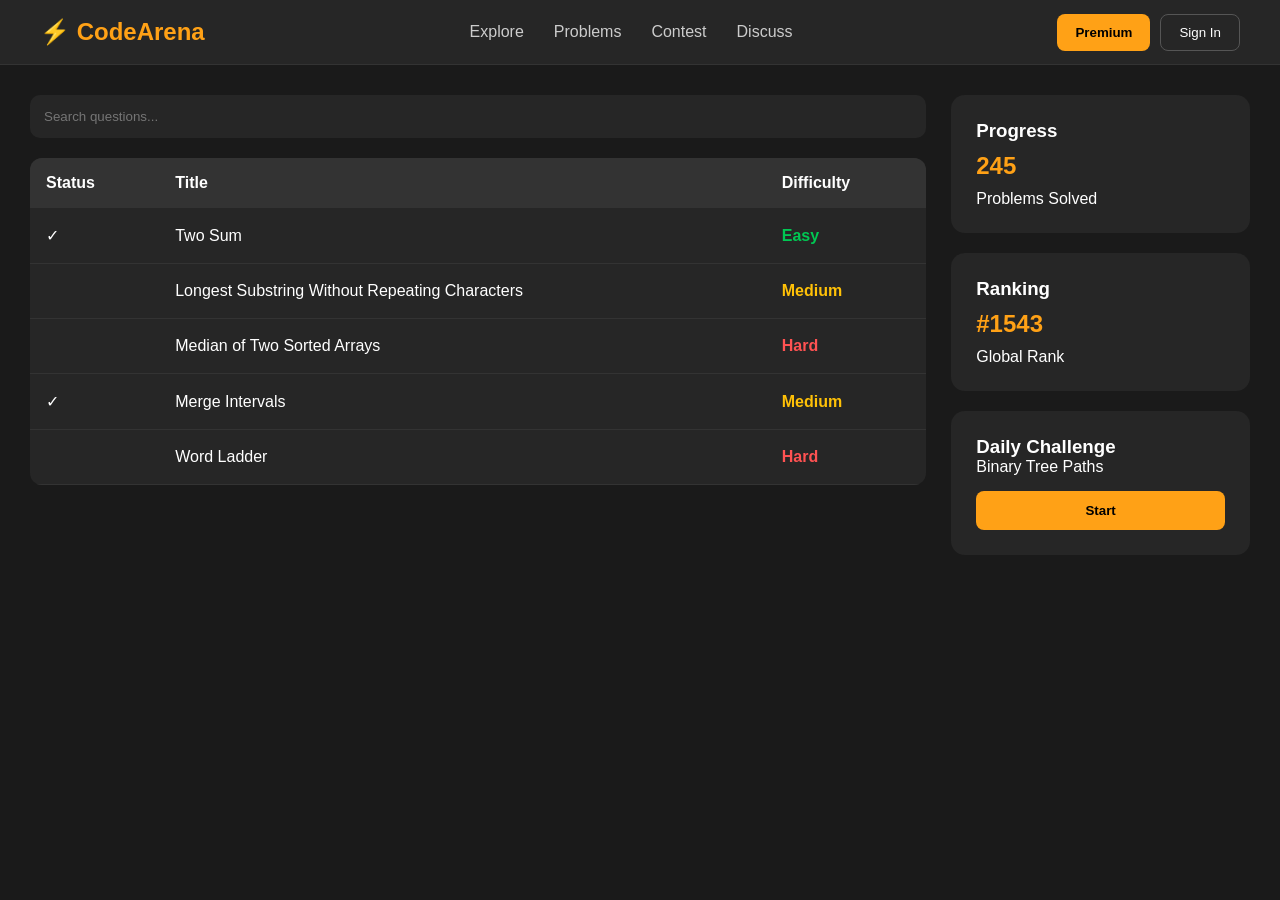
<file: index.html>
<!DOCTYPE html>
<html lang="en">
<head>
<meta charset="UTF-8">
<meta name="viewport" content="width=device-width, initial-scale=1.0">
<title>Code Platform</title>
<link rel="stylesheet" href="style.css">
</head>
<body>

<header>
    <div class="logo">⚡ CodeArena</div>

    <nav>
        <a href="#">Explore</a>
        <a href="#">Problems</a>
        <a href="#">Contest</a>
        <a href="#">Discuss</a>
    </nav>

    <div class="right-nav">
        <button class="premium">Premium</button>
        <button class="signin">Sign In</button>
    </div>
</header>

<div class="container">

    <div class="main">

        <div class="search-box">
            <input type="text" placeholder="Search questions...">
        </div>

        <table>
            <thead>
                <tr>
                    <th>Status</th>
                    <th>Title</th>
                    <th>Difficulty</th>
                </tr>
            </thead>

            <tbody>
                <tr>
                    <td>✓</td>
                    <td>Two Sum</td>
                    <td class="easy">Easy</td>
                </tr>

                <tr>
                    <td></td>
                    <td>Longest Substring Without Repeating Characters</td>
                    <td class="medium">Medium</td>
                </tr>

                <tr>
                    <td></td>
                    <td>Median of Two Sorted Arrays</td>
                    <td class="hard">Hard</td>
                </tr>

                <tr>
                    <td>✓</td>
                    <td>Merge Intervals</td>
                    <td class="medium">Medium</td>
                </tr>

                <tr>
                    <td></td>
                    <td>Word Ladder</td>
                    <td class="hard">Hard</td>
                </tr>
            </tbody>
        </table>

    </div>

    <aside>

        <div class="card">
            <h3>Progress</h3>
            <h1>245</h1>
            <p>Problems Solved</p>
        </div>

        <div class="card">
            <h3>Ranking</h3>
            <h1>#1543</h1>
            <p>Global Rank</p>
        </div>

        <div class="card">
            <h3>Daily Challenge</h3>
            <p>Binary Tree Paths</p>
            <button>Start</button>
        </div>

    </aside>

</div>

</body>
</html>
</file>
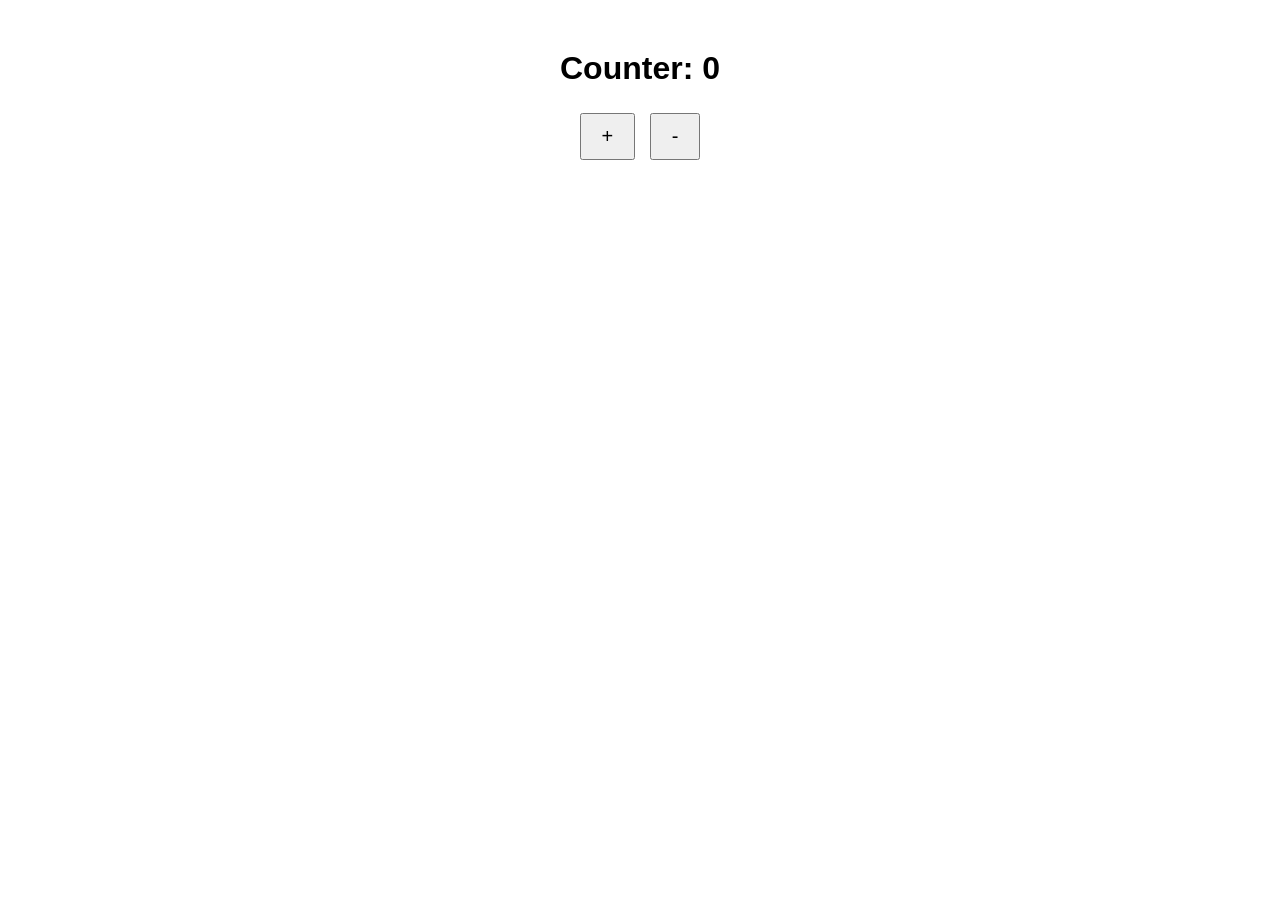
<file:  countingApp/index.html>
<!DOCTYPE html>
<html lang="en">
<head>
<meta charset="UTF-8">
<title>Counter App</title>
<link rel="stylesheet" href="style.css">
</head>
<body>
<h1>Counter: <span id="count">0</span></h1>
<button id="inc">+</button>
<button id="dec">-</button>
<script src="script.js"></script>
</body>
</html>
</file>
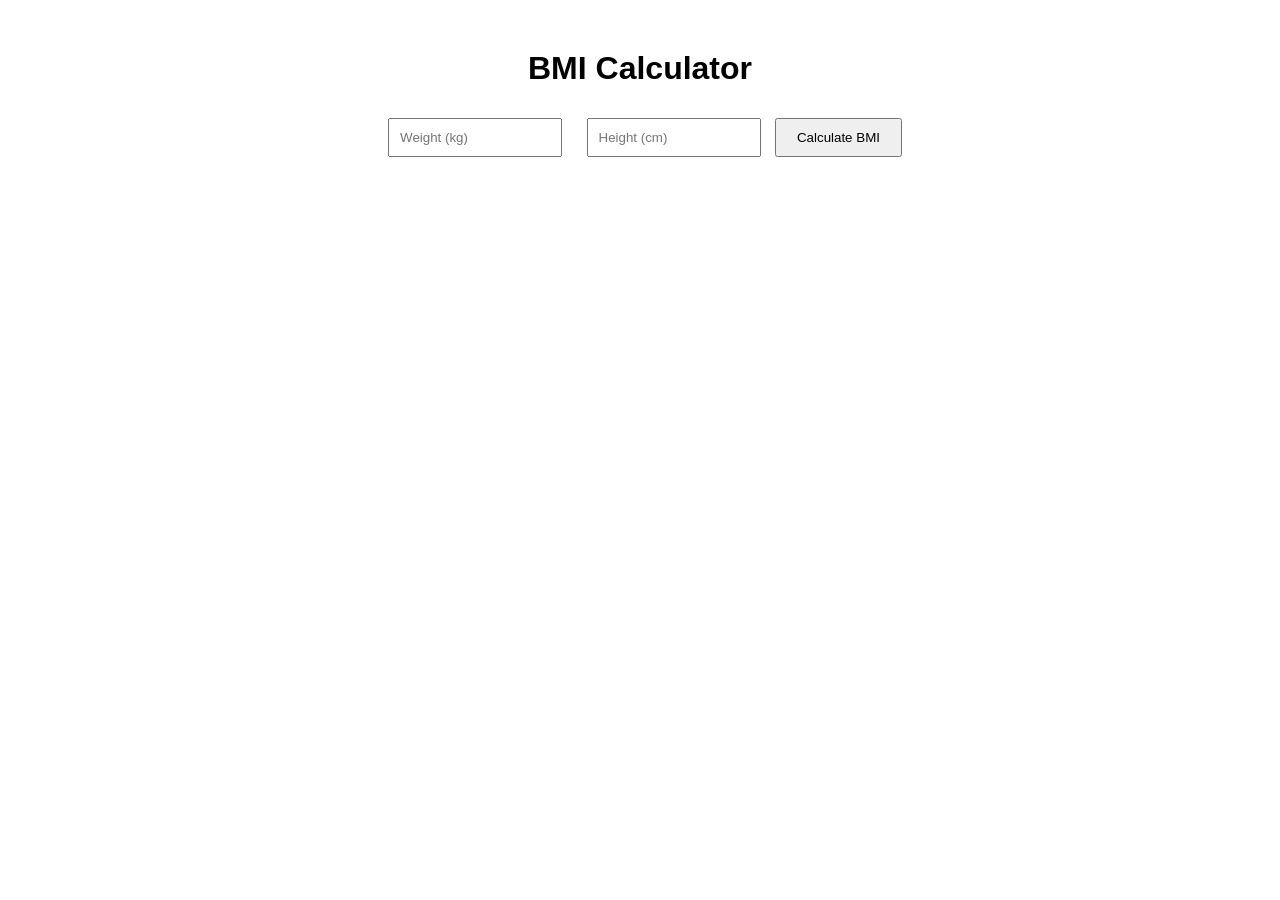
<file: BM calculator/index.html>
<!DOCTYPE html>
<html lang="en">
<head>
<meta charset="UTF-8">
<title>BMI Calculator</title>
<link rel="stylesheet" href="style.css">
</head>
<body>
<h1>BMI Calculator</h1>
<input type="number" id="weight" placeholder="Weight (kg)">
<input type="number" id="height" placeholder="Height (cm)">
<button id="calc">Calculate BMI</button>
<p id="result"></p>
<script src="script.js"></script>
</body>
</html>
</file>
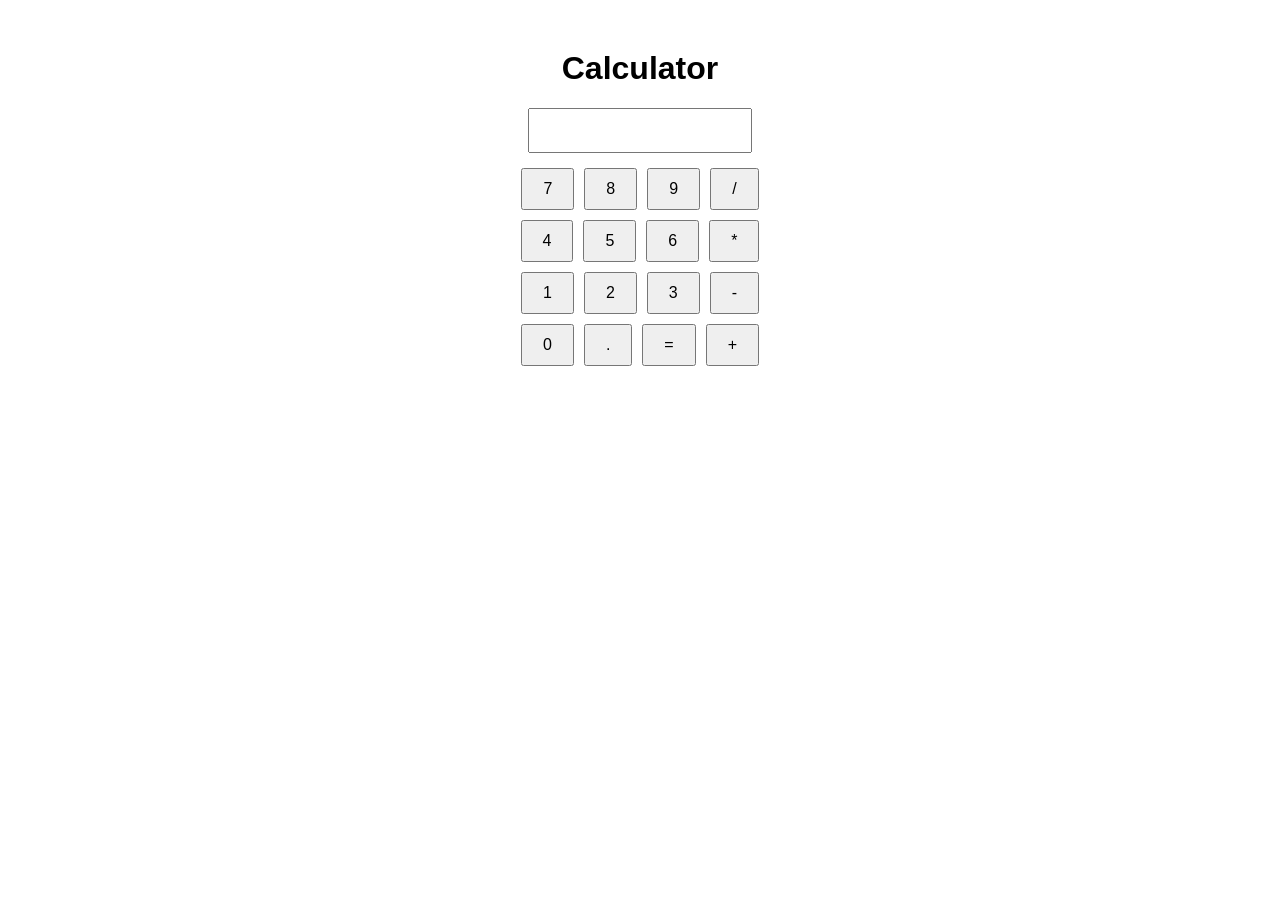
<file: calculator/index.html>
<!DOCTYPE html>
<html lang="en">
<head>
<meta charset="UTF-8">
<title>Calculator</title>
<link rel="stylesheet" href="style.css">
</head>
<body>
<h1>Calculator</h1>
<input type="text" id="display" readonly>
<div class="buttons">
    <button>7</button><button>8</button><button>9</button><button>/</button><br>
    <button>4</button><button>5</button><button>6</button><button>*</button><br>
    <button>1</button><button>2</button><button>3</button><button>-</button><br>
    <button>0</button><button>.</button><button>=</button><button>+</button>
</div>
<script src="script.js"></script>
</body>
</html>
</file>
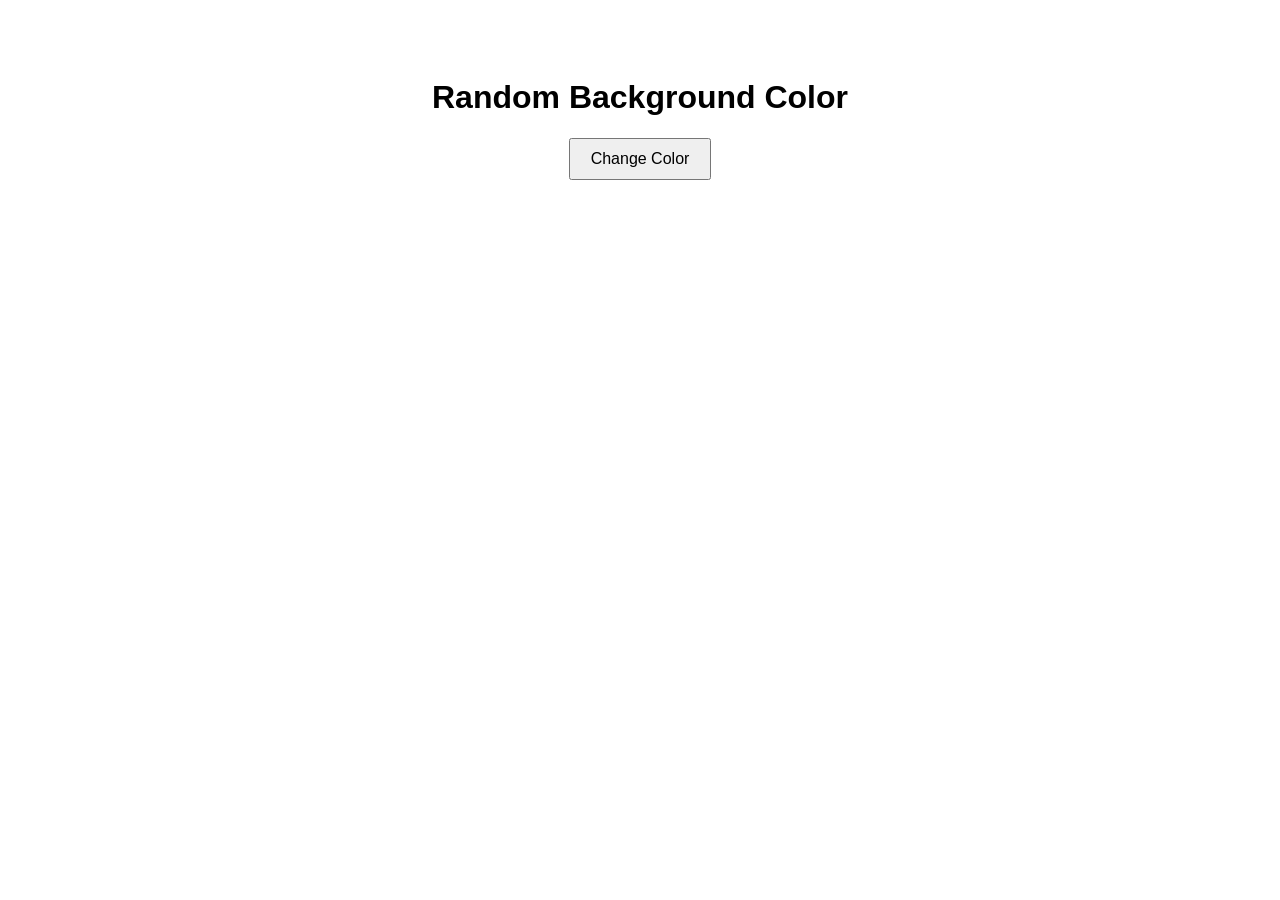
<file: colourchanger/index.html>
<!DOCTYPE html>
<html lang="en">
<head>
<meta charset="UTF-8">
<title>Color Changer</title>
<link rel="stylesheet" href="style.css">
</head>
<body>
<h1>Random Background Color</h1>
<button id="changeColor">Change Color</button>
<script src="script.js"></script>
</body>
</html>
</file>
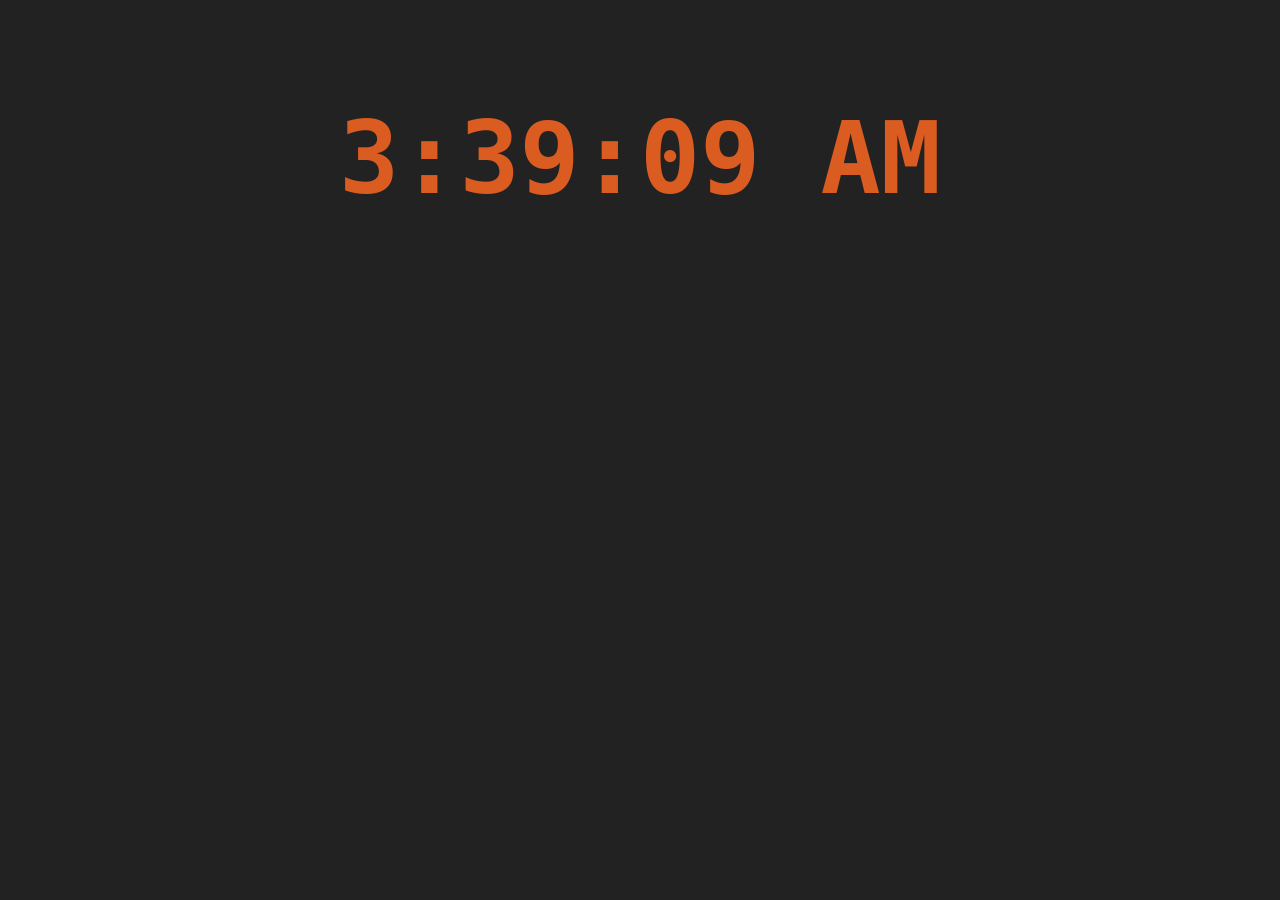
<file: digitalclock/index.html>
<!DOCTYPE html>
<html lang="en">
<head>
<meta charset="UTF-8">
<title>Digital Clock</title>
<link rel="stylesheet" href="style.css">
</head>
<body>
<h1 id="clock">00:00:00</h1>
<script src="script.js"></script>
</body>
</html>
</file>
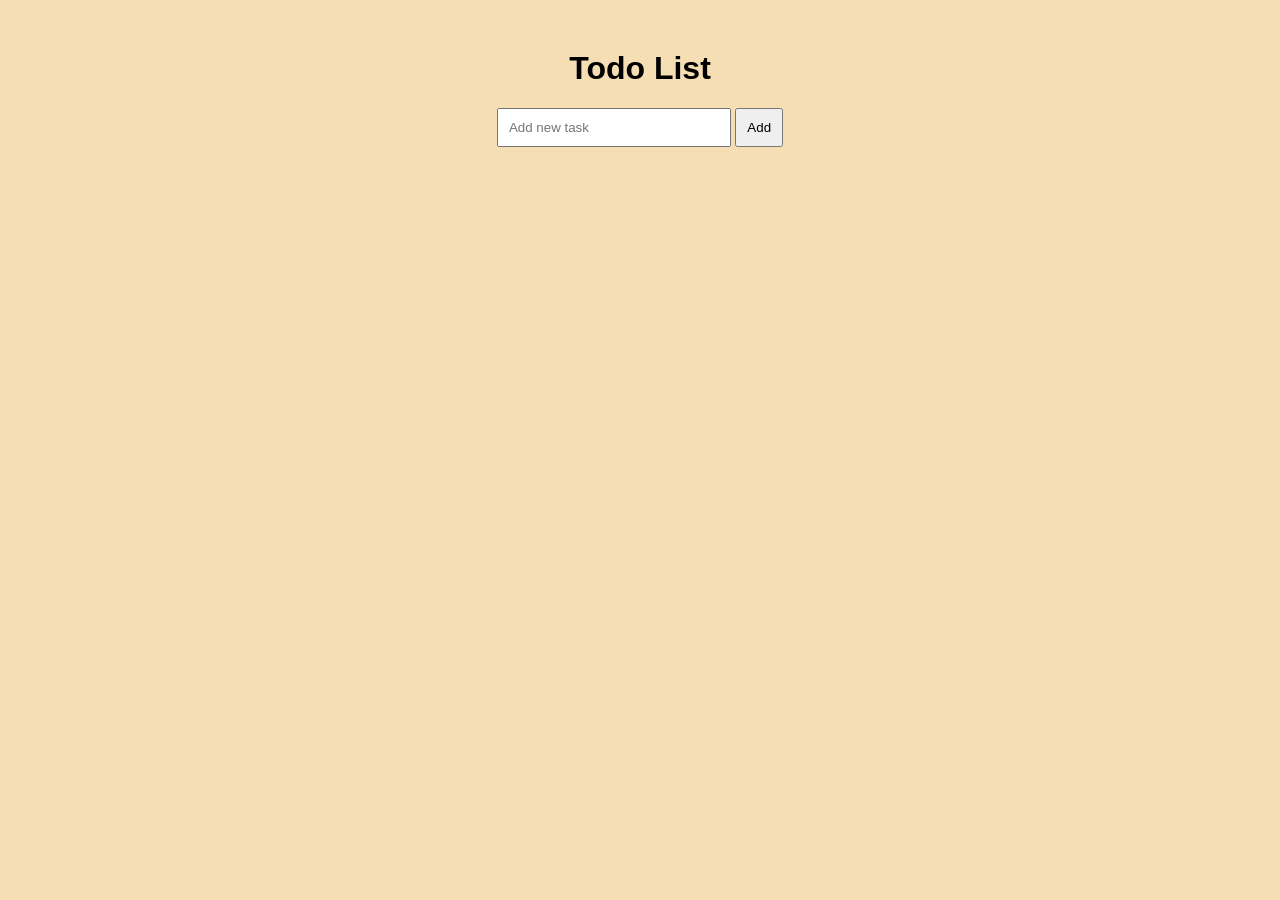
<file: ToDoapp/index.html>
<!DOCTYPE html>
<html lang="en">
<head>
<meta charset="UTF-8">
<title>Todo App</title>
<link rel="stylesheet" href="style.css">
</head>
<body>
<div class="container">
    <h1>Todo List</h1>
    <input type="text" id="taskInput" placeholder="Add new task">
    <button id="addBtn">Add</button>
    <ul id="taskList"></ul>
</div>
<script src="script.js"></script>
</body>
</html>
</file>
<file: style.css>
*{
margin:0;
padding:0;
box-sizing:border-box;
font-family:Inter,sans-serif;
}

body{
background:#1a1a1a;
color:white;
}

header{
height:65px;
background:#262626;
display:flex;
justify-content:space-between;
align-items:center;
padding:0 40px;
border-bottom:1px solid #333;
}

.logo{
font-size:24px;
font-weight:700;
color:#ffa116;
}

nav{
display:flex;
gap:30px;
}

nav a{
color:#ccc;
text-decoration:none;
}

nav a:hover{
color:white;
}

.right-nav{
display:flex;
gap:10px;
}

button{
cursor:pointer;
}

.premium{
background:#ffa116;
border:none;
padding:10px 18px;
border-radius:8px;
font-weight:bold;
}

.signin{
background:transparent;
border:1px solid #555;
color:white;
padding:10px 18px;
border-radius:8px;
}

.container{
display:flex;
padding:30px;
gap:25px;
}

.main{
flex:3;
}

.search-box{
margin-bottom:20px;
}

.search-box input{
width:100%;
padding:14px;
background:#262626;
border:none;
outline:none;
color:white;
border-radius:10px;
}

table{
width:100%;
border-collapse:collapse;
background:#262626;
border-radius:12px;
overflow:hidden;
}

thead{
background:#333;
}

th{
padding:16px;
text-align:left;
}

td{
padding:18px 16px;
border-bottom:1px solid #333;
}

tbody tr:hover{
background:#2f2f2f;
}

.easy{
color:#00c853;
font-weight:bold;
}

.medium{
color:#ffc107;
font-weight:bold;
}

.hard{
color:#ff5252;
font-weight:bold;
}

aside{
flex:1;
display:flex;
flex-direction:column;
gap:20px;
}

.card{
background:#262626;
padding:25px;
border-radius:14px;
}

.card h1{
margin:10px 0;
color:#ffa116;
}

.card button{
margin-top:15px;
width:100%;
padding:12px;
background:#ffa116;
border:none;
border-radius:8px;
font-weight:bold;
}

@media(max-width:900px){

.container{
flex-direction:column;
}

header{
padding:0 15px;
}

nav{
display:none;
}

}
</file>
<file:  countingApp/style.css>
body{ text-align:center; font-family:sans-serif; margin-top:50px; }
button{ padding:10px 20px; margin:5px; font-size:20px; cursor:pointer; }
</file>
<file: BM calculator/style.css>
body{ text-align:center; font-family:sans-serif; margin-top:50px; }
input{ margin:10px; padding:10px; width:150px; }
button{ padding:10px 20px; }
</file>
<file: calculator/style.css>
body{ text-align:center; font-family:sans-serif; margin-top:50px; }
input{ width:200px; padding:10px; font-size:18px; margin-bottom:10px; }
button{ padding:10px 20px; margin:5px; font-size:16px; cursor:pointer; }
</file>
<file: colourchanger/style.css>
body{ font-family:sans-serif; text-align:center; padding:50px; transition: background 0.3s; }
button{ padding:10px 20px; font-size:16px; cursor:pointer; }
</file>
<file: digitalclock/style.css>
body{ text-align:center; margin-top:100px; font-family:monospace; background:#222; color:#db5c21; font-size:50px; }
</file>
<file: ToDoapp/style.css>
body{ font-family:sans-serif; background:wheat; text-align:center; }
.container{ margin:50px auto; width:300px; }
input{ padding:10px; width:70%; }
button{ padding:10px; }
li{ list-style:none; margin:5px 0; background:#ebb96f; padding:10px; border-radius:5px; }
</file>
